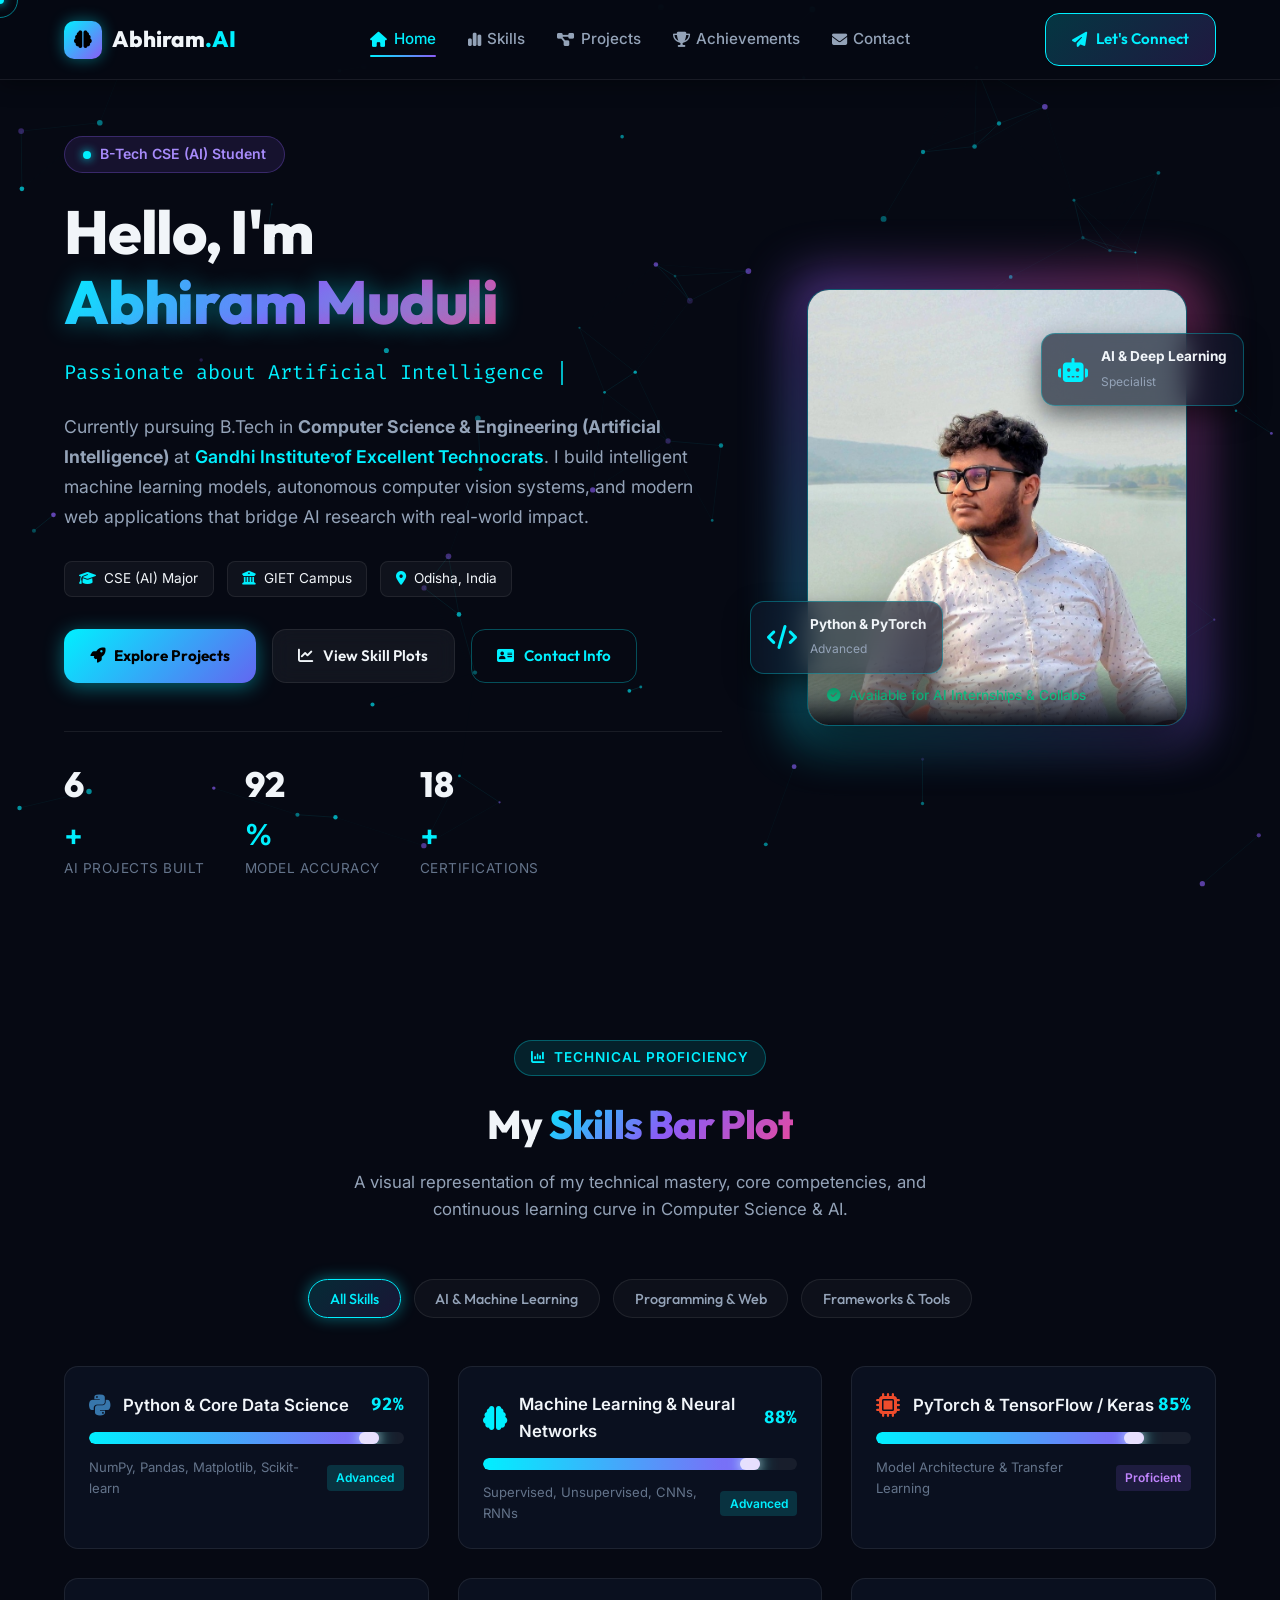
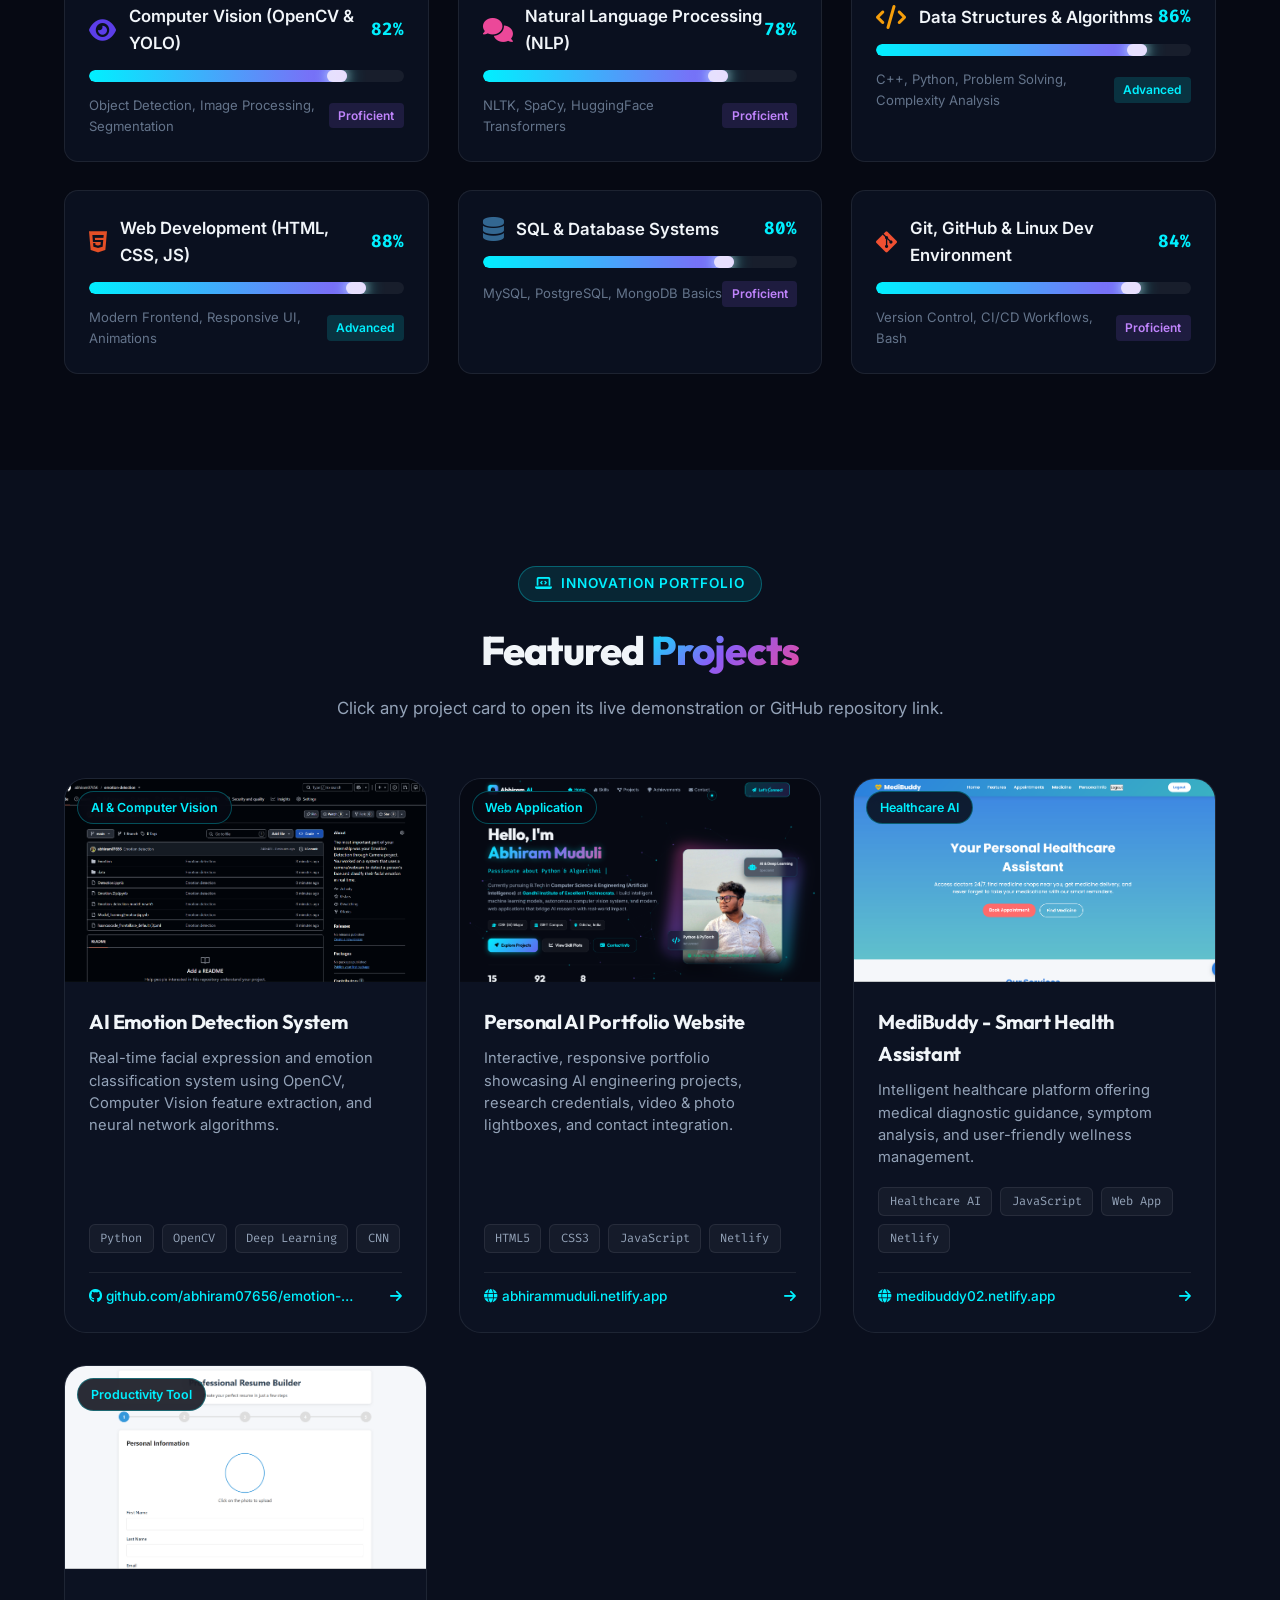
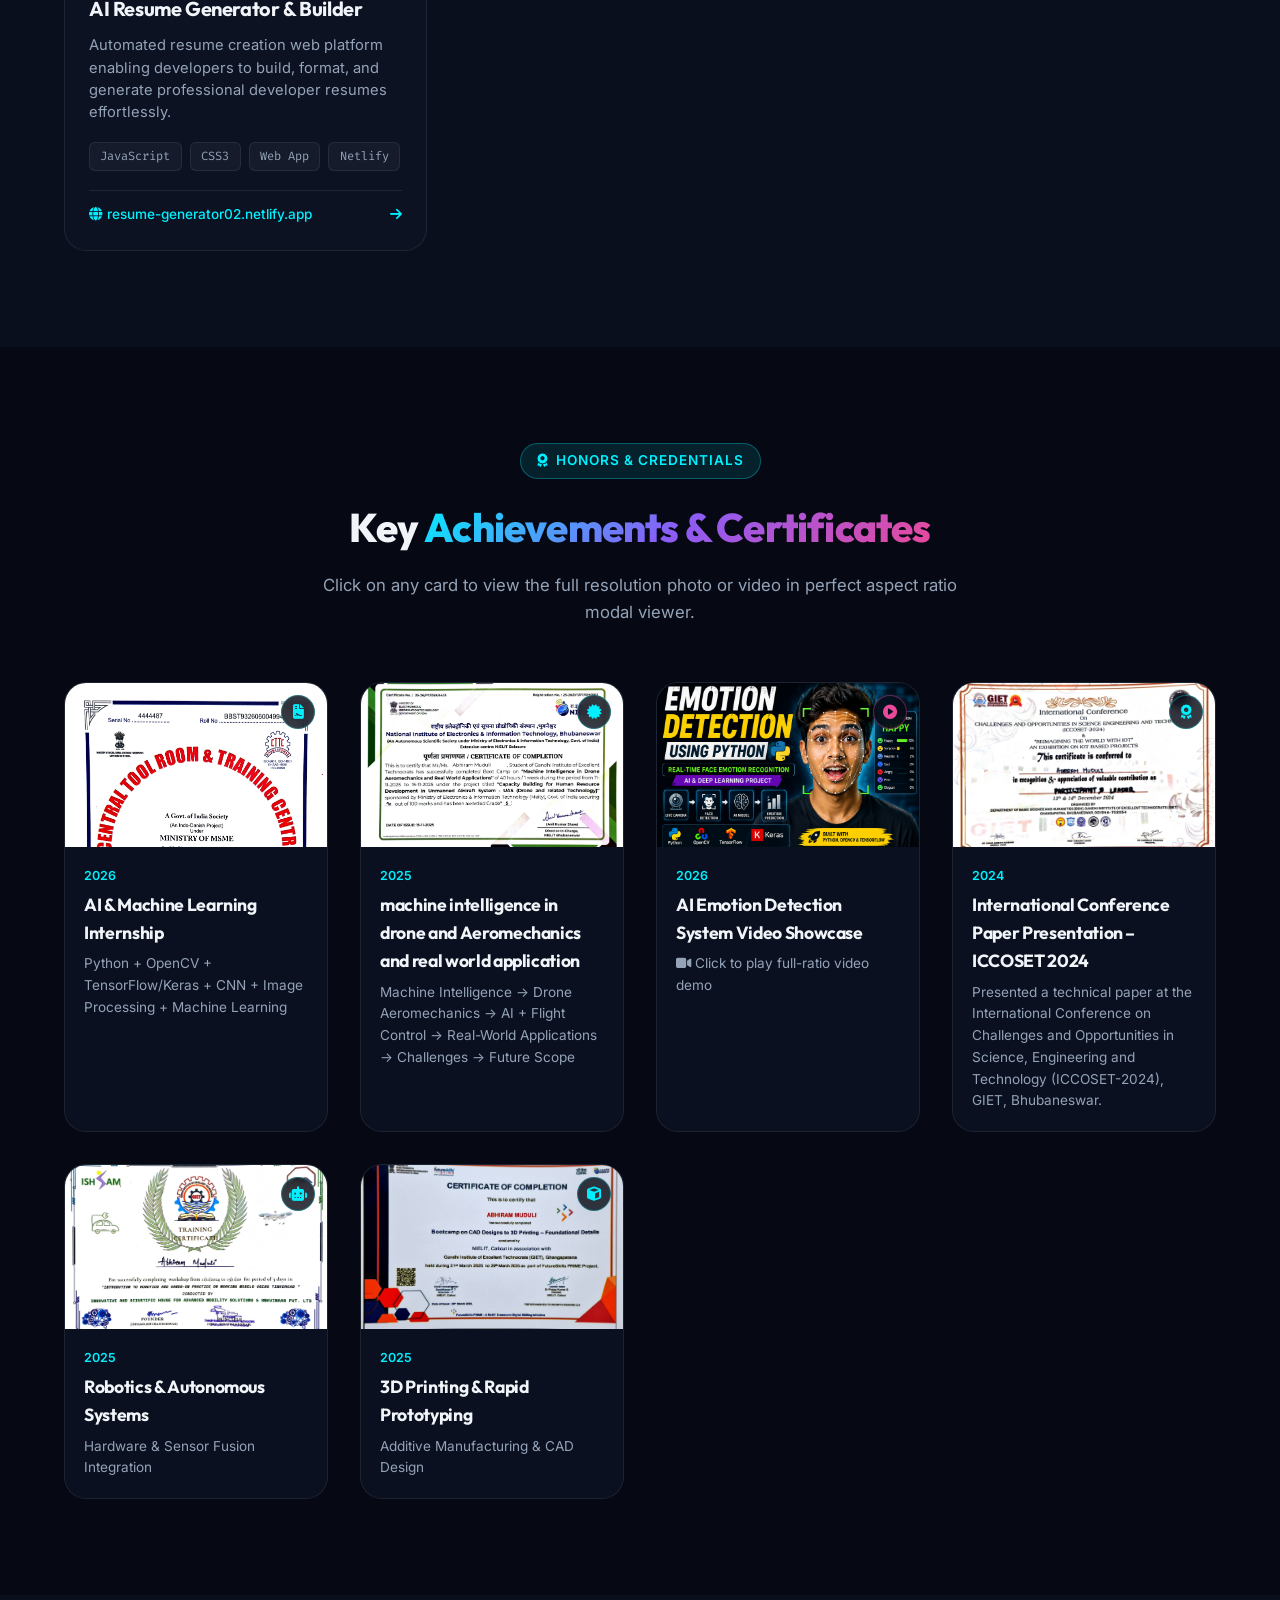
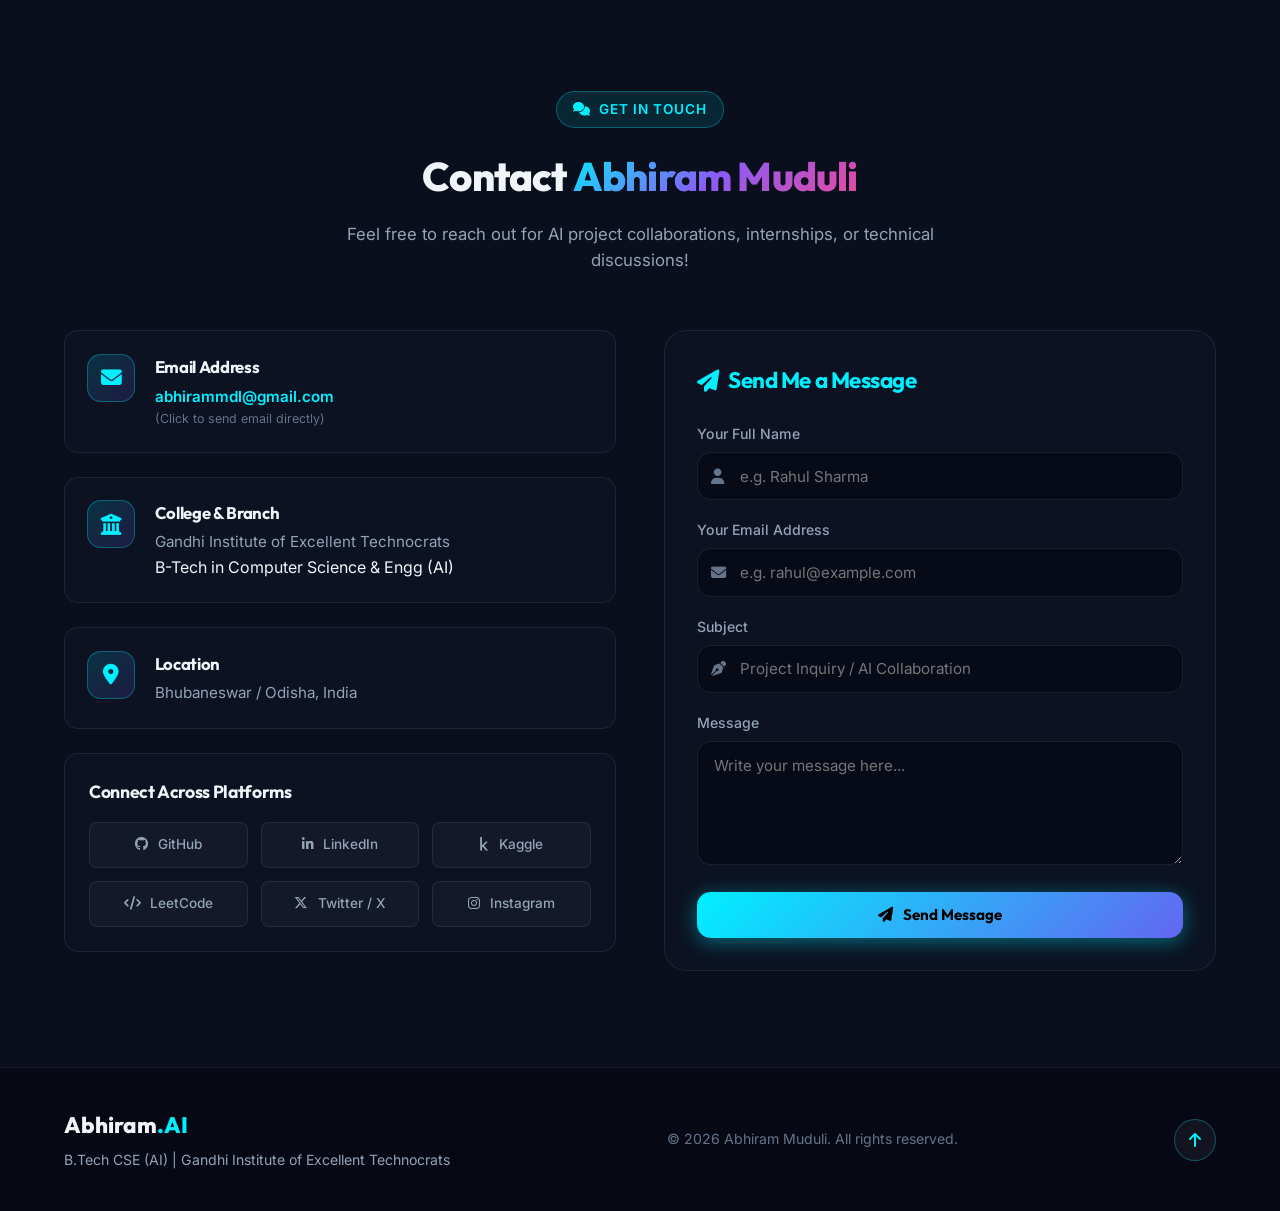
<file: index.html>
<!DOCTYPE html>
<html lang="en">

<head>
  <meta charset="UTF-8">
  <meta name="viewport" content="width=device-width, initial-scale=1.0, maximum-scale=5.0">
  <title>Abhiram Muduli | AI Engineer & CSE (AI) Student</title>
  <meta name="description"
    content="Portfolio of Abhiram Muduli - B.Tech CSE (AI) student at Gandhi Institute of Excellent Technocrats. AI enthusiast, Machine Learning developer, and tech innovator.">

  <!-- Google Fonts -->
  <link rel="preconnect" href="https://fonts.googleapis.com">
  <link rel="preconnect" href="https://fonts.gstatic.com" crossorigin>
  <link
    href="https://fonts.googleapis.com/css2?family=Fira+Code:wght@400;500;600&family=Inter:wght@300;400;500;600;700&family=Outfit:wght@400;500;600;700;800;900&display=swap"
    rel="stylesheet">

  <!-- FontAwesome Icons -->
  <link rel="stylesheet" href="https://cdnjs.cloudflare.com/ajax/libs/font-awesome/6.5.1/css/all.min.css">

  <!-- Custom Stylesheet -->
  <link rel="stylesheet" href="styles.css">
</head>

<body>

  <!-- Particle Background Canvas -->
  <canvas id="bg-canvas"></canvas>

  <!-- Glowing Custom Cursor -->
  <div class="cursor-dot" id="cursor-dot"></div>
  <div class="cursor-outline" id="cursor-outline"></div>

  <!-- Navigation Bar -->
  <header class="navbar-container">
    <nav class="navbar">
      <a href="#home" class="logo">
        <span class="logo-icon"><i class="fa-solid fa-brain"></i></span>
        <span class="logo-text">Abhiram<span class="highlight">.AI</span></span>
      </a>

      <ul class="nav-links" id="nav-links">
        <li><a href="#home" class="nav-link active"><i class="fa-solid fa-house"></i> Home</a></li>
        <li><a href="#skills" class="nav-link"><i class="fa-solid fa-chart-simple"></i> Skills</a></li>
        <li><a href="#projects" class="nav-link"><i class="fa-solid fa-diagram-project"></i> Projects</a></li>
        <li><a href="#achievements" class="nav-link"><i class="fa-solid fa-trophy"></i> Achievements</a></li>
        <li><a href="#contact" class="nav-link"><i class="fa-solid fa-envelope"></i> Contact</a></li>
      </ul>

      <div class="nav-actions">
        <a href="#contact" class="btn btn-glow"><i class="fa-solid fa-paper-plane"></i> Let's Connect</a>
        <button class="mobile-toggle" id="mobile-toggle" aria-label="Toggle Navigation Menu">
          <i class="fa-solid fa-bars"></i>
        </button>
      </div>
    </nav>
  </header>

  <main>
    <!-- SECTION 1: HOME & ABOUT ME -->
    <section id="home" class="hero-section">
      <div class="container hero-container">
        <div class="hero-content" data-aos="fade-right">
          <div class="badge-pill">
            <span class="pulse-dot"></span> B-Tech CSE (AI) Student
          </div>

          <h1 class="hero-title">
            Hello, I'm <br>
            <span class="gradient-text glow-text">Abhiram Muduli</span>
          </h1>

          <div class="typing-container">
            <span class="typing-prefix">Passionate about </span>
            <span class="typing-text" id="typing-text"></span>
            <span class="typing-cursor">|</span>
          </div>

          <p class="hero-description">
            Currently pursuing B.Tech in <strong>Computer Science & Engineering (Artificial Intelligence)</strong> at
            <span class="highlight-text">Gandhi Institute of Excellent Technocrats</span>.
            I build intelligent machine learning models, autonomous computer vision systems, and modern web applications
            that bridge AI research with real-world impact.
          </p>

          <!-- Quick Info Cards -->
          <div class="info-chips">
            <div class="chip"><i class="fa-solid fa-graduation-cap"></i> CSE (AI) Major</div>
            <div class="chip"><i class="fa-solid fa-building-columns"></i> GIET Campus</div>
            <div class="chip"><i class="fa-solid fa-location-dot"></i> Odisha, India</div>
          </div>

          <div class="hero-cta">
            <a href="#projects" class="btn btn-primary btn-ripple">
              <i class="fa-solid fa-rocket"></i> Explore Projects
            </a>
            <a href="#skills" class="btn btn-secondary">
              <i class="fa-solid fa-chart-line"></i> View Skill Plots
            </a>
            <a href="#contact" class="btn btn-outline">
              <i class="fa-solid fa-address-card"></i> Contact Info
            </a>
          </div>

          <!-- Highlight Counters -->
          <div class="hero-stats">
            <div class="stat-card">
              <span class="stat-number" data-target="6">0</span><span class="stat-plus">+</span>
              <span class="stat-label">AI Projects Built</span>
            </div>
            <div class="stat-card">
              <span class="stat-number" data-target="92">0</span><span class="stat-plus">%</span>
              <span class="stat-label">Model Accuracy</span>
            </div>
            <div class="stat-card">
              <span class="stat-number" data-target="18">0</span><span class="stat-plus">+</span>
              <span class="stat-label">Certifications</span>
            </div>
          </div>
        </div>

        <!-- Right Side: Photo with Futuristic AI Frame -->
        <div class="hero-visual" data-aos="fade-left">
          <div class="avatar-card tilt-element">
            <div class="avatar-frame-glow"></div>
            <div class="avatar-box">
              <img src="images/hero_profile.jpg" alt="Abhiram Muduli Photo" class="avatar-img" id="hero-img">
              <div class="avatar-overlay">
                <span class="status-indicator"><i class="fa-solid fa-circle-check"></i> Available for AI Internships &
                  Collabs</span>
              </div>
            </div>

            <!-- Floating Micro Cards -->
            <div class="floating-badge badge-top-right floating-anim-1">
              <i class="fa-solid fa-robot"></i>
              <div>
                <strong>AI & Deep Learning</strong>
                <span>Specialist</span>
              </div>
            </div>

            <div class="floating-badge badge-bottom-left floating-anim-2">
              <i class="fa-solid fa-code"></i>
              <div>
                <strong>Python & PyTorch</strong>
                <span>Advanced</span>
              </div>
            </div>
          </div>
        </div>
      </div>
    </section>

    <!-- SECTION 2: SKILLS (NAME + ANIMATED BAR PLOTS) -->
    <section id="skills" class="section-padding">
      <div class="container">
        <div class="section-header">
          <div class="section-badge"><i class="fa-solid fa-chart-column"></i> Technical Proficiency</div>
          <h2 class="section-title">My <span class="gradient-text">Skills Bar Plot</span></h2>
          <p class="section-subtitle">A visual representation of my technical mastery, core competencies, and continuous
            learning curve in Computer Science & AI.</p>
        </div>

        <!-- Skills Filter Tabs -->
        <div class="skills-filter">
          <button class="filter-btn active" data-filter="all">All Skills</button>
          <button class="filter-btn" data-filter="ai">AI & Machine Learning</button>
          <button class="filter-btn" data-filter="dev">Programming & Web</button>
          <button class="filter-btn" data-filter="tools">Frameworks & Tools</button>
        </div>

        <!-- Skill Bar Plot Grid -->
        <div class="skills-grid" id="skills-container">

          <!-- Skill Item 1 -->
          <div class="skill-card" data-category="dev">
            <div class="skill-header">
              <div class="skill-info">
                <i class="fa-brands fa-python skill-icon python-icon"></i>
                <span class="skill-name">Python & Core Data Science</span>
              </div>
              <span class="skill-percentage">92%</span>
            </div>
            <div class="bar-plot-track">
              <div class="bar-plot-fill" data-progress="92%" style="--target-width: 92%;">
                <span class="bar-glow"></span>
              </div>
            </div>
            <div class="skill-footer">
              <span>NumPy, Pandas, Matplotlib, Scikit-learn</span>
              <span class="level-badge level-expert">Advanced</span>
            </div>
          </div>

          <!-- Skill Item 2 -->
          <div class="skill-card" data-category="ai">
            <div class="skill-header">
              <div class="skill-info">
                <i class="fa-solid fa-brain skill-icon ai-icon"></i>
                <span class="skill-name">Machine Learning & Neural Networks</span>
              </div>
              <span class="skill-percentage">88%</span>
            </div>
            <div class="bar-plot-track">
              <div class="bar-plot-fill" data-progress="88%" style="--target-width: 88%;">
                <span class="bar-glow"></span>
              </div>
            </div>
            <div class="skill-footer">
              <span>Supervised, Unsupervised, CNNs, RNNs</span>
              <span class="level-badge level-expert">Advanced</span>
            </div>
          </div>

          <!-- Skill Item 3 -->
          <div class="skill-card" data-category="ai">
            <div class="skill-header">
              <div class="skill-info">
                <i class="fa-solid fa-microchip skill-icon torch-icon"></i>
                <span class="skill-name">PyTorch & TensorFlow / Keras</span>
              </div>
              <span class="skill-percentage">85%</span>
            </div>
            <div class="bar-plot-track">
              <div class="bar-plot-fill" data-progress="85%" style="--target-width: 85%;">
                <span class="bar-glow"></span>
              </div>
            </div>
            <div class="skill-footer">
              <span>Model Architecture & Transfer Learning</span>
              <span class="level-badge level-intermediate">Proficient</span>
            </div>
          </div>

          <!-- Skill Item 4 -->
          <div class="skill-card" data-category="ai">
            <div class="skill-header">
              <div class="skill-info">
                <i class="fa-solid fa-eye skill-icon cv-icon"></i>
                <span class="skill-name">Computer Vision (OpenCV & YOLO)</span>
              </div>
              <span class="skill-percentage">82%</span>
            </div>
            <div class="bar-plot-track">
              <div class="bar-plot-fill" data-progress="82%" style="--target-width: 82%;">
                <span class="bar-glow"></span>
              </div>
            </div>
            <div class="skill-footer">
              <span>Object Detection, Image Processing, Segmentation</span>
              <span class="level-badge level-intermediate">Proficient</span>
            </div>
          </div>

          <!-- Skill Item 5 -->
          <div class="skill-card" data-category="ai">
            <div class="skill-header">
              <div class="skill-info">
                <i class="fa-solid fa-comments skill-icon nlp-icon"></i>
                <span class="skill-name">Natural Language Processing (NLP)</span>
              </div>
              <span class="skill-percentage">78%</span>
            </div>
            <div class="bar-plot-track">
              <div class="bar-plot-fill" data-progress="78%" style="--target-width: 78%;">
                <span class="bar-glow"></span>
              </div>
            </div>
            <div class="skill-footer">
              <span>NLTK, SpaCy, HuggingFace Transformers</span>
              <span class="level-badge level-intermediate">Proficient</span>
            </div>
          </div>

          <!-- Skill Item 6 -->
          <div class="skill-card" data-category="dev">
            <div class="skill-header">
              <div class="skill-info">
                <i class="fa-solid fa-code skill-icon dsa-icon"></i>
                <span class="skill-name">Data Structures & Algorithms</span>
              </div>
              <span class="skill-percentage">86%</span>
            </div>
            <div class="bar-plot-track">
              <div class="bar-plot-fill" data-progress="86%" style="--target-width: 86%;">
                <span class="bar-glow"></span>
              </div>
            </div>
            <div class="skill-footer">
              <span>C++, Python, Problem Solving, Complexity Analysis</span>
              <span class="level-badge level-expert">Advanced</span>
            </div>
          </div>

          <!-- Skill Item 7 -->
          <div class="skill-card" data-category="dev">
            <div class="skill-header">
              <div class="skill-info">
                <i class="fa-brands fa-html5 skill-icon web-icon"></i>
                <span class="skill-name">Web Development (HTML, CSS, JS)</span>
              </div>
              <span class="skill-percentage">88%</span>
            </div>
            <div class="bar-plot-track">
              <div class="bar-plot-fill" data-progress="88%" style="--target-width: 88%;">
                <span class="bar-glow"></span>
              </div>
            </div>
            <div class="skill-footer">
              <span>Modern Frontend, Responsive UI, Animations</span>
              <span class="level-badge level-expert">Advanced</span>
            </div>
          </div>

          <!-- Skill Item 8 -->
          <div class="skill-card" data-category="tools">
            <div class="skill-header">
              <div class="skill-info">
                <i class="fa-solid fa-database skill-icon db-icon"></i>
                <span class="skill-name">SQL & Database Systems</span>
              </div>
              <span class="skill-percentage">80%</span>
            </div>
            <div class="bar-plot-track">
              <div class="bar-plot-fill" data-progress="80%" style="--target-width: 80%;">
                <span class="bar-glow"></span>
              </div>
            </div>
            <div class="skill-footer">
              <span>MySQL, PostgreSQL, MongoDB Basics</span>
              <span class="level-badge level-intermediate">Proficient</span>
            </div>
          </div>

          <!-- Skill Item 9 -->
          <div class="skill-card" data-category="tools">
            <div class="skill-header">
              <div class="skill-info">
                <i class="fa-brands fa-git-alt skill-icon git-icon"></i>
                <span class="skill-name">Git, GitHub & Linux Dev Environment</span>
              </div>
              <span class="skill-percentage">84%</span>
            </div>
            <div class="bar-plot-track">
              <div class="bar-plot-fill" data-progress="84%" style="--target-width: 84%;">
                <span class="bar-glow"></span>
              </div>
            </div>
            <div class="skill-footer">
              <span>Version Control, CI/CD Workflows, Bash</span>
              <span class="level-badge level-intermediate">Proficient</span>
            </div>
          </div>

        </div>
      </div>
    </section>

    <!-- SECTION 3: PROJECTS (CLICK BOX OPENS URL) -->
    <section id="projects" class="section-padding bg-surface">
      <div class="container">
        <div class="section-header">
          <div class="section-badge"><i class="fa-solid fa-laptop-code"></i> Innovation Portfolio</div>
          <h2 class="section-title">Featured <span class="gradient-text">Projects</span></h2>
          <p class="section-subtitle">Click any project card to open its live demonstration or GitHub repository link.
          </p>
        </div>

        <!-- Projects Grid -->
        <div class="projects-grid">

          <!-- Project Box 1 -->
          <div class="project-card tilt-element" data-url="https://github.com/abhiram07656/emotion-detection"
            title="Click to open project link">
            <div class="project-image-box">
              <img src="images/emotion detection.png" alt="AI Emotion Detection System" class="project-img">
              <div class="project-badge">AI & Computer Vision</div>
              <div class="project-hover-overlay">
                <span class="hover-link-btn"><i class="fa-solid fa-arrow-up-right-from-square"></i> Open Link</span>
              </div>
            </div>
            <div class="project-body">
              <h3 class="project-title">AI Emotion Detection System</h3>
              <p class="project-desc">Real-time facial expression and emotion classification system using OpenCV,
                Computer Vision feature extraction, and neural network algorithms.</p>
              <div class="project-tags">
                <span>Python</span>
                <span>OpenCV</span>
                <span>Deep Learning</span>
                <span>CNN</span>
              </div>
              <div class="project-card-footer">
                <span class="project-link-text"><i class="fa-brands fa-github"></i>
                  github.com/abhiram07656/emotion-detection</span>
                <span class="click-hint"><i class="fa-solid fa-arrow-right"></i></span>
              </div>
            </div>
          </div>

          <!-- Project Box 2 -->
          <div class="project-card tilt-element" data-url="https://abhirammuduli.netlify.app/"
            title="Click to open project link">
            <div class="project-image-box">
              <img src="images/website.png" alt="Personal AI Portfolio Website" class="project-img">
              <div class="project-badge">Web Application</div>
              <div class="project-hover-overlay">
                <span class="hover-link-btn"><i class="fa-solid fa-arrow-up-right-from-square"></i> Open Link</span>
              </div>
            </div>
            <div class="project-body">
              <h3 class="project-title">Personal AI Portfolio Website</h3>
              <p class="project-desc">Interactive, responsive portfolio showcasing AI engineering projects, research
                credentials, video & photo lightboxes, and contact integration.</p>
              <div class="project-tags">
                <span>HTML5</span>
                <span>CSS3</span>
                <span>JavaScript</span>
                <span>Netlify</span>
              </div>
              <div class="project-card-footer">
                <span class="project-link-text"><i class="fa-solid fa-globe"></i>
                  abhirammuduli.netlify.app</span>
                <span class="click-hint"><i class="fa-solid fa-arrow-right"></i></span>
              </div>
            </div>
          </div>

          <!-- Project Box 3 -->
          <div class="project-card tilt-element" data-url="https://medibuddy02.netlify.app"
            title="Click to open project link">
            <div class="project-image-box">
              <img src="images/meddybuddy.png" alt="MediBuddy - Smart Health Assistant" class="project-img">
              <div class="project-badge">Healthcare AI</div>
              <div class="project-hover-overlay">
                <span class="hover-link-btn"><i class="fa-solid fa-arrow-up-right-from-square"></i> Open Link</span>
              </div>
            </div>
            <div class="project-body">
              <h3 class="project-title">MediBuddy - Smart Health Assistant</h3>
              <p class="project-desc">Intelligent healthcare platform offering medical diagnostic guidance, symptom
                analysis, and user-friendly wellness management.</p>
              <div class="project-tags">
                <span>Healthcare AI</span>
                <span>JavaScript</span>
                <span>Web App</span>
                <span>Netlify</span>
              </div>
              <div class="project-card-footer">
                <span class="project-link-text"><i class="fa-solid fa-globe"></i>
                  medibuddy02.netlify.app</span>
                <span class="click-hint"><i class="fa-solid fa-arrow-right"></i></span>
              </div>
            </div>
          </div>

          <!-- Project Box 4 -->
          <div class="project-card tilt-element" data-url="https://resume-generator02.netlify.app"
            title="Click to open project link">
            <div class="project-image-box">
              <img src="images/resume.png" alt="AI Resume Generator" class="project-img">
              <div class="project-badge">Productivity Tool</div>
              <div class="project-hover-overlay">
                <span class="hover-link-btn"><i class="fa-solid fa-arrow-up-right-from-square"></i> Open Link</span>
              </div>
            </div>
            <div class="project-body">
              <h3 class="project-title">AI Resume Generator & Builder</h3>
              <p class="project-desc">Automated resume creation web platform enabling developers to build, format, and
                generate professional developer resumes effortlessly.</p>
              <div class="project-tags">
                <span>JavaScript</span>
                <span>CSS3</span>
                <span>Web App</span>
                <span>Netlify</span>
              </div>
              <div class="project-card-footer">
                <span class="project-link-text"><i class="fa-solid fa-globe"></i>
                  resume-generator02.netlify.app</span>
                <span class="click-hint"><i class="fa-solid fa-arrow-right"></i></span>
              </div>
            </div>
          </div>

        </div>
      </div>
    </section>

    <!-- SECTION 4: ACHIEVEMENTS (CLICK OPENS LIGHTBOX PHOTO/VIDEO IN PERFECT RATIO) -->
    <section id="achievements" class="section-padding">
      <div class="container">
        <div class="section-header">
          <div class="section-badge"><i class="fa-solid fa-award"></i> Honors & Credentials</div>
          <h2 class="section-title">Key <span class="gradient-text">Achievements & Certificates</span></h2>
          <p class="section-subtitle">Click on any card to view the full resolution photo or video in perfect aspect
            ratio modal viewer.</p>
        </div>

        <div class="achievements-grid">

          <!-- Achievement Box 1 (Photo Lightbox) -->
          <div class="achievement-card tilt-element" data-type="image" data-src="images/internship.jpeg"
            data-title="AI & Machine Learning Internship Certificate"
            data-issuer="AI & Machine Learning Internship Program" data-date="2026"
            data-desc="Successfully completed practical AI & Machine Learning Engineering internship focusing on model building, computer vision, and neural network deployments.">
            <div class="achievement-media">
              <img src="images/internship.jpeg" alt="AI & ML Internship Certificate"
                class="achievement-img internship-img">
              <div class="media-type-icon"><i class="fa-solid fa-file-contract"></i></div>
              <div class="achievement-overlay">
                <span class="view-btn"><i class="fa-solid fa-expand"></i> View Certificate</span>
              </div>
            </div>
            <div class="achievement-info">
              <span class="achievement-date">2026</span>
              <h3 class="achievement-name">AI & Machine Learning Internship</h3>
              <p class="achievement-sub">Python + OpenCV + TensorFlow/Keras + CNN + Image Processing + Machine Learning
              </p>
            </div>
          </div>

          <!-- Achievement Box 2 (Photo Lightbox) -->
          <div class="achievement-card tilt-element" data-type="image" data-src="images/drone.jpeg"
            data-title="Deep Learning & Neural Networks Specialization"
            data-issuer="Coursera / DeepLearning.AI Verified Certificate" data-date="2025"
            data-desc="Completed comprehensive deep learning specialization covering CNNs, Sequence Models, Hyperparameter Tuning, and Transformer Architectures.">
            <div class="achievement-media">
              <img src="images/drone.jpeg" alt="Deep Learning Certification" class="achievement-img">
              <div class="media-type-icon"><i class="fa-solid fa-certificate"></i></div>
              <div class="achievement-overlay">
                <span class="view-btn"><i class="fa-solid fa-expand"></i> View Certificate</span>
              </div>
            </div>
            <div class="achievement-info">
              <span class="achievement-date">2025</span>
              <h3 class="achievement-name">machine intelligence in drone and Aeromechanics and real world application
              </h3>
              <p class="achievement-sub">Machine Intelligence → Drone Aeromechanics → AI + Flight Control → Real-World
                Applications → Challenges → Future Scope</p>
            </div>
          </div>

          <!-- Achievement Box 3 (Video Lightbox) -->
          <div class="achievement-card tilt-element" data-type="video" data-src="videos/emotions].mp4"
            data-title="Autonomous AI Bot Live Demonstration" data-issuer="Project Demo Showcase" data-date="2026"
            data-desc="Live video recording showcasing the real-time target navigation and object avoidance algorithm of the autonomous AI bot.">
            <div class="achievement-media">
              <img src="images/thumbnell.png" alt="Autonomous AI Bot Video" class="achievement-img">
              <div class="media-type-icon video-icon"><i class="fa-solid fa-circle-play"></i></div>
              <div class="achievement-overlay">
                <span class="view-btn"><i class="fa-solid fa-play"></i> Watch Video</span>
              </div>
            </div>
            <div class="achievement-info">
              <span class="achievement-date">2026</span>
              <h3 class="achievement-name">AI Emotion Detection System Video Showcase</h3>
              <p class="achievement-sub"><i class="fa-solid fa-video"></i> Click to play full-ratio video demo</p>
            </div>
          </div>

          <!-- Achievement Box 4 (Photo Lightbox) -->
          <div class="achievement-card tilt-element" data-type="image" data-src="images/conference.jpeg"
            data-title="Academic Excellence in Artificial Intelligence"
            data-issuer="Gandhi Institute of Excellent Technocrats" data-date="2024"
            data-desc="Recognized for outstanding academic performance and research contributions in the CSE (AI) department.">
            <div class="achievement-media">
              <img src="images/conference.jpeg" alt="Academic Excellence Award" class="achievement-img">
              <div class="media-type-icon"><i class="fa-solid fa-award"></i></div>
              <div class="achievement-overlay">
                <span class="view-btn"><i class="fa-solid fa-expand"></i> View Showcase</span>
              </div>
            </div>
            <div class="achievement-info">
              <span class="achievement-date">2024</span>
              <h3 class="achievement-name">International Conference Paper Presentation – ICCOSET 2024</h3>
              <p class="achievement-sub">Presented a technical paper at the International Conference on Challenges and
                Opportunities in Science, Engineering and Technology (ICCOSET-2024), GIET, Bhubaneswar.</p>
            </div>
          </div>

          <!-- Achievement Box 5 (Photo Lightbox) -->
          <div class="achievement-card tilt-element" data-type="image" data-src="images/robotics.jpeg"
            data-title="Robotics & Autonomous Systems Certification"
            data-issuer="Robotics & Embedded Systems Research Lab" data-date="2025"
            data-desc="Advanced certification in autonomous robotics design, microcontroller integration, and sensor fusion navigation algorithms.">
            <div class="achievement-media">
              <img src="images/robotics.jpeg" alt="Robotics Systems Certificate" class="achievement-img">
              <div class="media-type-icon"><i class="fa-solid fa-robot"></i></div>
              <div class="achievement-overlay">
                <span class="view-btn"><i class="fa-solid fa-expand"></i> View Certificate</span>
              </div>
            </div>
            <div class="achievement-info">
              <span class="achievement-date">2025</span>
              <h3 class="achievement-name">Robotics & Autonomous Systems</h3>
              <p class="achievement-sub">Hardware & Sensor Fusion Integration</p>
            </div>
          </div>

          <!-- Achievement Box 6 (Photo Lightbox) -->
          <div class="achievement-card tilt-element" data-type="image" data-src="images/3D printing.jpeg"
            data-title="3D Printing & Rapid Prototyping Innovation" data-issuer="Advanced Fabrication & CAD Workshop"
            data-date="2025"
            data-desc="Recognized for rapid prototyping and precision CAD design for custom AI sensor mounts and robot structural chassis.">
            <div class="achievement-media">
              <img src="images/3D printing.jpeg" alt="3D Printing Prototyping Certificate" class="achievement-img">
              <div class="media-type-icon"><i class="fa-solid fa-cube"></i></div>
              <div class="achievement-overlay">
                <span class="view-btn"><i class="fa-solid fa-expand"></i> View Showcase</span>
              </div>
            </div>
            <div class="achievement-info">
              <span class="achievement-date">2025</span>
              <h3 class="achievement-name">3D Printing & Rapid Prototyping</h3>
              <p class="achievement-sub">Additive Manufacturing & CAD Design</p>
            </div>
          </div>

        </div>
      </div>
    </section>

    <!-- SECTION 5: CONTACT SECTION & SOCIAL PROFILE LINKS -->
    <section id="contact" class="section-padding bg-surface">
      <div class="container">
        <div class="section-header">
          <div class="section-badge"><i class="fa-solid fa-comments"></i> Get In Touch</div>
          <h2 class="section-title">Contact <span class="gradient-text">Abhiram Muduli</span></h2>
          <p class="section-subtitle">Feel free to reach out for AI project collaborations, internships, or technical
            discussions!</p>
        </div>

        <div class="contact-wrapper">
          <!-- Left Column: Personal Contact Cards & Social Links -->
          <div class="contact-info-col">
            <div class="info-card">
              <div class="info-icon"><i class="fa-solid fa-envelope"></i></div>
              <div class="info-details">
                <h4>Email Address</h4>
                <a href="mailto:abhirammdl@gmail.com" class="info-link">abhirammdl@gmail.com</a>
                <span class="info-note">(Click to send email directly)</span>
              </div>
            </div>

            <div class="info-card">
              <div class="info-icon"><i class="fa-solid fa-building-columns"></i></div>
              <div class="info-details">
                <h4>College & Branch</h4>
                <p>Gandhi Institute of Excellent Technocrats</p>
                <span class="info-sub">B-Tech in Computer Science & Engg (AI)</span>
              </div>
            </div>

            <div class="info-card">
              <div class="info-icon"><i class="fa-solid fa-location-dot"></i></div>
              <div class="info-details">
                <h4>Location</h4>
                <p>Bhubaneswar / Odisha, India</p>
              </div>
            </div>

            <!-- Profile & Social Links -->
            <div class="social-links-box">
              <h4>Connect Across Platforms</h4>
              <div class="social-grid">
                <a href="https://github.com/abhiram07656"
                  data-android-intent="intent://github.com/abhiram07656#Intent;scheme=https;package=com.github.android;S.browser_fallback_url=https%3A%2F%2Fgithub.com%2Fabhiram07656;end;"
                  target="_blank" rel="noopener noreferrer" class="social-btn github" title="GitHub Profile">
                  <i class="fa-brands fa-github"></i>
                  <span>GitHub</span>
                </a>
                <a href="https://www.linkedin.com/in/abhirammuduli/"
                  data-android-intent="intent://www.linkedin.com/in/abhirammuduli/#Intent;scheme=https;package=com.linkedin.android;S.browser_fallback_url=https%3A%2F%2Fwww.linkedin.com%2Fin%2Fabhirammuduli%2F;end;"
                  target="_blank" rel="noopener noreferrer" class="social-btn linkedin" title="LinkedIn Profile">
                  <i class="fa-brands fa-linkedin-in"></i>
                  <span>LinkedIn</span>
                </a>
                <a href="https://www.kaggle.com/abhirammuduli"
                  data-android-intent="https://www.kaggle.com/abhirammuduli" target="_blank" rel="noopener noreferrer"
                  class="social-btn kaggle" title="Kaggle Profile">
                  <i class="fa-brands fa-kaggle"></i>
                  <span>Kaggle</span>
                </a>
                <a href="https://leetcode.com/u/abhirammdl07/"
                  data-android-intent="https://leetcode.com/u/abhirammdl07/" target="_blank" rel="noopener noreferrer"
                  class="social-btn leetcode" title="LeetCode Profile">
                  <i class="fa-solid fa-code"></i>
                  <span>LeetCode</span>
                </a>
                <a href="https://x.com/MuduliAbhi17732"
                  data-android-intent="intent://x.com/MuduliAbhi17732#Intent;scheme=https;package=com.twitter.android;S.browser_fallback_url=https%3A%2F%2Fx.com%2FMuduliAbhi17732;end;"
                  target="_blank" rel="noopener noreferrer" class="social-btn twitter" title="Twitter/X Profile">
                  <i class="fa-brands fa-x-twitter"></i>
                  <span>Twitter / X</span>
                </a>
                <a href="https://www.instagram.com/abhirammdl_official/"
                  data-android-intent="intent://www.instagram.com/abhirammdl_official/#Intent;scheme=https;package=com.instagram.android;S.browser_fallback_url=https%3A%2F%2Fwww.instagram.com%2Fabhirammdl_official%2F;end;"
                  target="_blank" rel="noopener noreferrer" class="social-btn instagram" title="Instagram Profile">
                  <i class="fa-brands fa-instagram"></i>
                  <span>Instagram</span>
                </a>
              </div>
            </div>
          </div>

          <!-- Right Column: Interactive Contact Form -->
          <div class="contact-form-col">
            <form id="contact-form" class="contact-form" action="https://formsubmit.co/4a9df7efa152ed16d0e1e09e502e0785"
              method="POST">
              <input type="hidden" name="_captcha" value="false">
              <input type="hidden" name="_template" value="table">
              <h3 class="form-title"><i class="fa-solid fa-paper-plane"></i> Send Me a Message</h3>

              <div class="form-group">
                <label for="user-name">Your Full Name</label>
                <div class="input-icon-wrapper">
                  <i class="fa-solid fa-user"></i>
                  <input type="text" id="user-name" name="name" placeholder="e.g. Rahul Sharma" required>
                </div>
              </div>

              <div class="form-group">
                <label for="user-email">Your Email Address</label>
                <div class="input-icon-wrapper">
                  <i class="fa-solid fa-envelope"></i>
                  <input type="email" id="user-email" name="email" placeholder="e.g. rahul@example.com" required>
                </div>
              </div>

              <div class="form-group">
                <label for="user-subject">Subject</label>
                <div class="input-icon-wrapper">
                  <i class="fa-solid fa-pen-nib"></i>
                  <input type="text" id="user-subject" name="subject" placeholder="Project Inquiry / AI Collaboration"
                    required>
                </div>
              </div>

              <div class="form-group">
                <label for="user-message">Message</label>
                <textarea id="user-message" name="message" rows="5" placeholder="Write your message here..."
                  required></textarea>
              </div>

              <button type="submit" class="btn btn-primary btn-full btn-ripple" id="form-submit-btn">
                <i class="fa-solid fa-paper-plane"></i> Send Message
              </button>

              <div id="form-status" class="form-status"></div>
            </form>
          </div>
        </div>
      </div>
    </section>
  </main>

  <!-- Footer -->
  <footer class="footer">
    <div class="container footer-container">
      <div class="footer-left">
        <a href="#home" class="logo">
          <span class="logo-text">Abhiram<span class="highlight">.AI</span></span>
        </a>
        <p>B.Tech CSE (AI) | Gandhi Institute of Excellent Technocrats</p>
      </div>

      <div class="footer-center">
        <p>&copy; <span id="year">2026</span> Abhiram Muduli. All rights reserved.</p>
      </div>

      <div class="footer-right">
        <a href="#home" class="back-to-top" id="back-to-top" title="Back to top">
          <i class="fa-solid fa-arrow-up"></i>
        </a>
      </div>
    </div>
  </footer>

  <!-- LIGHTBOX MODAL FOR ACHIEVEMENTS (PERFECT ASPECT RATIO PHOTO / VIDEO VIEWER) -->
  <dialog id="lightbox-dialog" class="lightbox-modal">
    <div class="lightbox-content">
      <button id="lightbox-close" class="lightbox-close-btn" aria-label="Close Lightbox Modal">
        <i class="fa-solid fa-xmark"></i>
      </button>

      <div class="lightbox-media-container" id="lightbox-media-container">
        <!-- Media (Image or Video) dynamically inserted here -->
      </div>

      <div class="lightbox-meta">
        <h3 id="lightbox-title" class="lightbox-title"></h3>
        <div class="lightbox-tags">
          <span id="lightbox-issuer" class="tag-chip"></span>
          <span id="lightbox-date" class="tag-chip tag-accent"></span>
        </div>
        <p id="lightbox-desc" class="lightbox-description"></p>
      </div>
    </div>
  </dialog>

  <!-- Custom JavaScript File -->
  <script src="script.js"></script>
</body>

</html>
</file>
<file: styles.css>
/* ==========================================================================
   Abhiram Muduli Personal Portfolio - Cyberpunk AI Aesthetic Stylesheet
   ========================================================================== */

/* --------------------------------------------------------------------------
   1. CSS VARIABLES & DESIGN SYSTEM TOKENS
   -------------------------------------------------------------------------- */
:root {
  /* Color Palette */
  --bg-dark: #060913;
  --bg-card: rgba(14, 21, 37, 0.7);
  --bg-card-hover: rgba(22, 33, 58, 0.85);
  --bg-surface: #0a0f1d;
  --bg-glass: rgba(15, 23, 42, 0.65);
  
  --primary-cyan: #00f0ff;
  --primary-glow: rgba(0, 240, 255, 0.4);
  --accent-purple: #8b5cf6;
  --accent-violet: #6366f1;
  --accent-pink: #ec4899;
  --accent-emerald: #10b981;
  
  --text-main: #f1f5f9;
  --text-muted: #94a3b8;
  --text-dim: #64748b;
  
  --border-glass: rgba(255, 255, 255, 0.08);
  --border-glow: rgba(0, 240, 255, 0.3);
  
  /* Fonts */
  --font-heading: 'Outfit', sans-serif;
  --font-body: 'Inter', sans-serif;
  --font-code: 'Fira Code', monospace;
  
  /* Transitions */
  --ease-bounce: cubic-bezier(0.34, 1.56, 0.64, 1);
  --ease-smooth: cubic-bezier(0.16, 1, 0.3, 1);
  --transition-fast: 0.25s var(--ease-smooth);
  --transition-normal: 0.4s var(--ease-smooth);
  
  /* Border Radius */
  --radius-sm: 8px;
  --radius-md: 14px;
  --radius-lg: 22px;
  --radius-full: 9999px;
}

/* --------------------------------------------------------------------------
   2. GLOBAL RESETS & BASE STYLES
   -------------------------------------------------------------------------- */
*, *::before, *::after {
  box-sizing: border-box;
  margin: 0;
  padding: 0;
}

html {
  scroll-behavior: smooth;
  font-size: 16px;
  color-scheme: dark;
}

body {
  font-family: var(--font-body);
  background-color: var(--bg-dark);
  color: var(--text-main);
  line-height: 1.6;
  overflow-x: hidden;
  position: relative;
}

/* Custom Scrollbar */
::-webkit-scrollbar {
  width: 10px;
}
::-webkit-scrollbar-track {
  background: var(--bg-dark);
}
::-webkit-scrollbar-thumb {
  background: linear-gradient(to bottom, var(--primary-cyan), var(--accent-purple));
  border-radius: var(--radius-full);
}

/* Background Canvas */
#bg-canvas {
  position: fixed;
  top: 0;
  left: 0;
  width: 100vw;
  height: 100vh;
  z-index: -1;
  pointer-events: none;
}

/* Glowing Custom Cursor */
.cursor-dot, .cursor-outline {
  position: fixed;
  top: 0;
  left: 0;
  transform: translate(-50%, -50%);
  border-radius: 50%;
  pointer-events: none;
  z-index: 9999;
  transition: opacity 0.3s ease;
}

.cursor-dot {
  width: 8px;
  height: 8px;
  background-color: var(--primary-cyan);
  box-shadow: 0 0 10px var(--primary-cyan);
}

.cursor-outline {
  width: 36px;
  height: 36px;
  border: 1.5px solid var(--primary-cyan);
  opacity: 0.5;
  transition: transform 0.15s ease-out, width 0.2s ease, height 0.2s ease;
}

/* Typography Utilities */
h1, h2, h3, h4, h5, h6 {
  font-family: var(--font-heading);
  letter-spacing: -0.02em;
}

.gradient-text {
  background: linear-gradient(135deg, var(--primary-cyan) 0%, var(--accent-purple) 50%, var(--accent-pink) 100%);
  -webkit-background-clip: text;
  -webkit-text-fill-color: transparent;
  display: inline-block;
}

.glow-text {
  text-shadow: 0 0 25px var(--primary-glow);
}

.highlight-text {
  color: var(--primary-cyan);
  font-weight: 600;
}

/* Containers & Layout */
.container {
  max-width: 1200px;
  margin: 0 auto;
  padding: 0 1.5rem;
}

.section-padding {
  padding: 6rem 0;
}

.bg-surface {
  background-color: var(--bg-surface);
  position: relative;
}

/* Section Header */
.section-header {
  text-align: center;
  margin-bottom: 3.5rem;
}

.section-badge {
  display: inline-flex;
  align-items: center;
  gap: 0.5rem;
  padding: 0.4rem 1rem;
  border-radius: var(--radius-full);
  background: rgba(0, 240, 255, 0.1);
  border: 1px solid var(--border-glow);
  color: var(--primary-cyan);
  font-size: 0.85rem;
  font-weight: 600;
  text-transform: uppercase;
  letter-spacing: 1px;
  margin-bottom: 1rem;
}

.section-title {
  font-size: 2.5rem;
  font-weight: 800;
  margin-bottom: 0.8rem;
}

.section-subtitle {
  color: var(--text-muted);
  max-width: 650px;
  margin: 0 auto;
  font-size: 1.05rem;
}

/* Buttons */
.btn {
  display: inline-flex;
  align-items: center;
  justify-content: center;
  gap: 0.6rem;
  padding: 0.85rem 1.6rem;
  border-radius: var(--radius-md);
  font-family: var(--font-heading);
  font-weight: 600;
  font-size: 0.95rem;
  text-decoration: none;
  cursor: pointer;
  border: none;
  transition: all var(--transition-normal);
  position: relative;
  overflow: hidden;
}

.btn-primary {
  background: linear-gradient(135deg, var(--primary-cyan), var(--accent-violet));
  color: #000;
  font-weight: 700;
  box-shadow: 0 4px 20px var(--primary-glow);
}

.btn-primary:hover {
  transform: translateY(-3px);
  box-shadow: 0 8px 30px rgba(0, 240, 255, 0.6);
  color: #000;
}

.btn-secondary {
  background: rgba(255, 255, 255, 0.05);
  border: 1px solid var(--border-glass);
  color: var(--text-main);
  backdrop-filter: blur(10px);
}

.btn-secondary:hover {
  background: rgba(255, 255, 255, 0.12);
  border-color: var(--primary-cyan);
  color: var(--primary-cyan);
  transform: translateY(-3px);
}

.btn-outline {
  background: transparent;
  border: 1px solid var(--border-glow);
  color: var(--primary-cyan);
}

.btn-outline:hover {
  background: rgba(0, 240, 255, 0.1);
  box-shadow: 0 0 15px var(--primary-glow);
  transform: translateY(-3px);
}

.btn-glow {
  background: linear-gradient(135deg, rgba(0, 240, 255, 0.2), rgba(139, 92, 246, 0.2));
  border: 1px solid var(--primary-cyan);
  color: var(--primary-cyan);
}

.btn-glow:hover {
  background: var(--primary-cyan);
  color: #000;
  box-shadow: 0 0 25px var(--primary-cyan);
}

/* --------------------------------------------------------------------------
   3. NAVIGATION BAR
   -------------------------------------------------------------------------- */
.navbar-container {
  position: fixed;
  top: 0;
  left: 0;
  width: 100%;
  z-index: 1000;
  padding: 0.8rem 0;
  background: rgba(6, 9, 19, 0.92);
  backdrop-filter: blur(16px);
  -webkit-backdrop-filter: blur(16px);
  border-bottom: 1px solid var(--border-glass);
  transition: all var(--transition-normal);
  box-shadow: 0 4px 20px rgba(0, 0, 0, 0.4);
}

.navbar-container.scrolled {
  padding: 0.65rem 0;
  background: rgba(6, 9, 19, 0.96);
  border-bottom: 1px solid var(--border-glow);
  box-shadow: 0 10px 30px rgba(0, 0, 0, 0.7);
}

.navbar {
  display: flex;
  align-items: center;
  justify-content: space-between;
  max-width: 1200px;
  margin: 0 auto;
  padding: 0 1.5rem;
}

.nav-actions {
  display: flex;
  align-items: center;
  gap: 1rem;
}

.logo {
  display: flex;
  align-items: center;
  gap: 0.6rem;
  text-decoration: none;
  font-family: var(--font-heading);
  font-weight: 800;
  font-size: 1.4rem;
  color: var(--text-main);
}

.logo-icon {
  width: 38px;
  height: 38px;
  border-radius: 10px;
  background: linear-gradient(135deg, var(--primary-cyan), var(--accent-purple));
  display: flex;
  align-items: center;
  justify-content: center;
  color: #000;
  font-size: 1.1rem;
  box-shadow: 0 0 15px var(--primary-glow);
}

.logo .highlight {
  color: var(--primary-cyan);
}

.nav-links {
  display: flex;
  align-items: center;
  gap: 2rem;
  list-style: none;
}

.nav-link {
  color: var(--text-muted);
  text-decoration: none;
  font-size: 0.95rem;
  font-weight: 500;
  transition: color 0.3s ease;
  display: flex;
  align-items: center;
  gap: 0.4rem;
  position: relative;
  padding: 0.3rem 0;
}

.nav-link::after {
  content: '';
  position: absolute;
  bottom: 0;
  left: 0;
  width: 0%;
  height: 2px;
  background: linear-gradient(to right, var(--primary-cyan), var(--accent-purple));
  transition: width 0.3s ease;
  border-radius: 2px;
}

.nav-link:hover, .nav-link.active {
  color: var(--primary-cyan);
}

.nav-link:hover::after, .nav-link.active::after {
  width: 100%;
}

.mobile-toggle {
  display: none;
  background: rgba(255, 255, 255, 0.05);
  border: 1px solid var(--border-glow);
  border-radius: var(--radius-sm);
  color: var(--primary-cyan);
  width: 44px;
  height: 44px;
  font-size: 1.25rem;
  cursor: pointer;
  align-items: center;
  justify-content: center;
  transition: all 0.3s ease;
  box-shadow: 0 0 10px rgba(0, 240, 255, 0.15);
}

.mobile-toggle:hover, .mobile-toggle:active {
  background: rgba(0, 240, 255, 0.15);
  box-shadow: 0 0 20px var(--primary-glow);
  color: #fff;
}

/* --------------------------------------------------------------------------
   4. HOME / HERO SECTION & ABOUT ME
   -------------------------------------------------------------------------- */
.hero-section {
  min-height: 100vh;
  padding-top: 8.5rem;
  padding-bottom: 4rem;
  display: flex;
  align-items: center;
  position: relative;
}

.hero-container {
  display: grid;
  grid-template-columns: 1.2fr 0.8fr;
  gap: 3.5rem;
  align-items: center;
}

.badge-pill {
  display: inline-flex;
  align-items: center;
  gap: 0.6rem;
  padding: 0.4rem 1.1rem;
  border-radius: var(--radius-full);
  background: rgba(139, 92, 246, 0.12);
  border: 1px solid rgba(139, 92, 246, 0.3);
  color: #a78bfa;
  font-size: 0.88rem;
  font-weight: 600;
  margin-bottom: 1.5rem;
}

.pulse-dot {
  width: 8px;
  height: 8px;
  background-color: var(--primary-cyan);
  border-radius: 50%;
  box-shadow: 0 0 10px var(--primary-cyan);
  animation: pulseGlow 1.8s infinite;
}

@keyframes pulseGlow {
  0% { transform: scale(0.95); box-shadow: 0 0 0 0 rgba(0, 240, 255, 0.7); }
  70% { transform: scale(1.1); box-shadow: 0 0 0 10px rgba(0, 240, 255, 0); }
  100% { transform: scale(0.95); box-shadow: 0 0 0 0 rgba(0, 240, 255, 0); }
}

.hero-title {
  font-size: 3.8rem;
  font-weight: 800;
  line-height: 1.15;
  margin-bottom: 1.2rem;
}

.typing-container {
  font-family: var(--font-code);
  font-size: 1.25rem;
  color: var(--primary-cyan);
  margin-bottom: 1.5rem;
  min-height: 2rem;
}

.typing-cursor {
  animation: blink 0.7s infinite;
}

@keyframes blink {
  0%, 100% { opacity: 1; }
  50% { opacity: 0; }
}

.hero-description {
  font-size: 1.1rem;
  color: var(--text-muted);
  margin-bottom: 1.8rem;
  line-height: 1.7;
}

.info-chips {
  display: flex;
  flex-wrap: wrap;
  gap: 0.8rem;
  margin-bottom: 2rem;
}

.chip {
  padding: 0.4rem 0.9rem;
  border-radius: var(--radius-sm);
  background: rgba(255, 255, 255, 0.04);
  border: 1px solid var(--border-glass);
  font-size: 0.85rem;
  color: var(--text-main);
  display: flex;
  align-items: center;
  gap: 0.5rem;
}

.chip i {
  color: var(--primary-cyan);
}

.hero-cta {
  display: flex;
  flex-wrap: wrap;
  gap: 1rem;
  margin-bottom: 3rem;
}

.hero-stats {
  display: flex;
  gap: 2.5rem;
  padding-top: 1.5rem;
  border-top: 1px solid var(--border-glass);
}

.stat-card {
  display: flex;
  flex-direction: column;
}

.stat-number {
  font-family: var(--font-heading);
  font-size: 2.2rem;
  font-weight: 800;
  color: var(--text-main);
  display: inline;
}

.stat-plus {
  font-size: 1.8rem;
  color: var(--primary-cyan);
  font-weight: 700;
}

.stat-label {
  font-size: 0.85rem;
  color: var(--text-dim);
  text-transform: uppercase;
  letter-spacing: 0.5px;
}

/* Avatar Frame & Hero Photo */
.hero-visual {
  position: relative;
  display: flex;
  justify-content: center;
}

.avatar-card {
  position: relative;
  width: 100%;
  max-width: 380px;
  aspect-ratio: 1 / 1.15;
  perspective: 1000px;
}

.avatar-frame-glow {
  position: absolute;
  inset: -15px;
  background: linear-gradient(45deg, var(--primary-cyan), var(--accent-purple), var(--accent-pink));
  border-radius: var(--radius-lg);
  filter: blur(25px);
  opacity: 0.5;
  z-index: 0;
  animation: frameRotate 8s infinite linear;
}

@keyframes frameRotate {
  0% { transform: rotate(0deg); }
  100% { transform: rotate(360deg); }
}

.avatar-box {
  position: relative;
  width: 100%;
  height: 100%;
  background: var(--bg-card);
  border-radius: var(--radius-lg);
  border: 1px solid var(--border-glow);
  overflow: hidden;
  z-index: 1;
  box-shadow: 0 20px 40px rgba(0, 0, 0, 0.6);
}

.avatar-img {
  width: 100%;
  height: 100%;
  object-fit: cover;
  object-position: center top;
  transition: transform 0.5s ease;
}

.avatar-card:hover .avatar-img {
  transform: scale(1.05);
}

.avatar-overlay {
  position: absolute;
  bottom: 0;
  left: 0;
  right: 0;
  padding: 1.2rem;
  background: linear-gradient(to top, rgba(6, 9, 19, 0.95), transparent);
  z-index: 2;
}

.status-indicator {
  font-size: 0.85rem;
  color: var(--accent-emerald);
  display: flex;
  align-items: center;
  gap: 0.5rem;
  font-weight: 500;
}

/* Floating Micro Cards */
.floating-badge {
  position: absolute;
  background: var(--bg-glass);
  backdrop-filter: blur(14px);
  border: 1px solid var(--border-glow);
  border-radius: var(--radius-md);
  padding: 0.75rem 1rem;
  display: flex;
  align-items: center;
  gap: 0.8rem;
  z-index: 10;
  box-shadow: 0 10px 25px rgba(0, 0, 0, 0.5);
}

.floating-badge i {
  font-size: 1.5rem;
  color: var(--primary-cyan);
}

.floating-badge strong {
  display: block;
  font-size: 0.85rem;
  color: var(--text-main);
}

.floating-badge span {
  font-size: 0.75rem;
  color: var(--text-muted);
}

.badge-top-right {
  top: 10%;
  right: -15%;
}

.badge-bottom-left {
  bottom: 12%;
  left: -15%;
}

.floating-anim-1 {
  animation: floatAnim 4s ease-in-out infinite;
}

.floating-anim-2 {
  animation: floatAnim 4s ease-in-out infinite 2s;
}

@keyframes floatAnim {
  0%, 100% { transform: translateY(0px); }
  50% { transform: translateY(-12px); }
}

/* --------------------------------------------------------------------------
   5. SKILLS SECTION (NAME + BAR PLOTS)
   -------------------------------------------------------------------------- */
.skills-filter {
  display: flex;
  justify-content: center;
  gap: 0.8rem;
  flex-wrap: wrap;
  margin-bottom: 3rem;
}

.filter-btn {
  padding: 0.6rem 1.3rem;
  border-radius: var(--radius-full);
  background: rgba(255, 255, 255, 0.03);
  border: 1px solid var(--border-glass);
  color: var(--text-muted);
  font-family: var(--font-heading);
  font-size: 0.9rem;
  font-weight: 500;
  cursor: pointer;
  transition: all 0.3s ease;
}

.filter-btn:hover, .filter-btn.active {
  background: linear-gradient(135deg, rgba(0, 240, 255, 0.15), rgba(139, 92, 246, 0.15));
  border-color: var(--primary-cyan);
  color: var(--primary-cyan);
  box-shadow: 0 0 15px var(--primary-glow);
}

.skills-grid {
  display: grid;
  grid-template-columns: repeat(auto-fit, minmax(min(100%, 300px), 1fr));
  gap: 1.8rem;
}

.skill-card {
  background: var(--bg-card);
  border-radius: var(--radius-md);
  border: 1px solid var(--border-glass);
  padding: 1.5rem;
  backdrop-filter: blur(12px);
  transition: all var(--transition-normal);
  position: relative;
}

.skill-card:hover {
  background: var(--bg-card-hover);
  border-color: var(--border-glow);
  transform: translateY(-5px);
  box-shadow: 0 15px 35px rgba(0, 0, 0, 0.5);
}

.skill-header {
  display: flex;
  align-items: center;
  justify-content: space-between;
  margin-bottom: 0.8rem;
}

.skill-info {
  display: flex;
  align-items: center;
  gap: 0.8rem;
}

.skill-icon {
  font-size: 1.5rem;
}

.python-icon { color: #3776ab; }
.ai-icon { color: var(--primary-cyan); }
.torch-icon { color: #ee4c2c; }
.cv-icon { color: #5c3ee8; }
.nlp-icon { color: var(--accent-pink); }
.dsa-icon { color: #f59e0b; }
.web-icon { color: #e34f26; }
.db-icon { color: #336791; }
.git-icon { color: #f05032; }

.skill-name {
  font-weight: 600;
  font-size: 1.05rem;
  color: var(--text-main);
}

.skill-percentage {
  font-family: var(--font-code);
  font-weight: 700;
  color: var(--primary-cyan);
  font-size: 1.1rem;
}

/* Animated Bar Plot Track & Fill */
.bar-plot-track {
  width: 100%;
  height: 12px;
  background: rgba(255, 255, 255, 0.06);
  border-radius: var(--radius-full);
  overflow: hidden;
  position: relative;
  margin-bottom: 0.8rem;
}

.bar-plot-fill {
  height: 100%;
  width: 0%; /* Animated via JS / CSS */
  background: linear-gradient(90deg, var(--primary-cyan), var(--accent-purple));
  border-radius: var(--radius-full);
  position: relative;
  transition: width 1.5s cubic-bezier(0.1, 0.9, 0.2, 1);
}

.bar-glow {
  position: absolute;
  top: 0;
  right: 0;
  bottom: 0;
  width: 20px;
  background: #fff;
  box-shadow: 0 0 12px #fff, 0 0 20px var(--primary-cyan);
  opacity: 0.8;
  border-radius: var(--radius-full);
}

.skill-footer {
  display: flex;
  align-items: center;
  justify-content: space-between;
  font-size: 0.82rem;
  color: var(--text-dim);
}

.level-badge {
  padding: 0.2rem 0.6rem;
  border-radius: 4px;
  font-size: 0.75rem;
  font-weight: 600;
}

.level-expert {
  background: rgba(0, 240, 255, 0.15);
  color: var(--primary-cyan);
}

.level-intermediate {
  background: rgba(139, 92, 246, 0.15);
  color: #c084fc;
}

/* --------------------------------------------------------------------------
   6. PROJECTS SECTION (BOXES WITH CLICKABLE URL LINKS)
   -------------------------------------------------------------------------- */
.projects-grid {
  display: grid;
  grid-template-columns: repeat(auto-fit, minmax(min(100%, 290px), 1fr));
  gap: 2rem;
}

.project-card {
  background: var(--bg-card);
  border-radius: var(--radius-lg);
  border: 1px solid var(--border-glass);
  overflow: hidden;
  cursor: pointer;
  transition: all var(--transition-normal);
  display: flex;
  flex-direction: column;
}

.project-card:hover {
  background: var(--bg-card-hover);
  border-color: var(--primary-cyan);
  transform: translateY(-8px);
  box-shadow: 0 20px 45px rgba(0, 240, 255, 0.2);
}

.project-image-box {
  position: relative;
  width: 100%;
  aspect-ratio: 16 / 9;
  overflow: hidden;
}

.project-img {
  width: 100%;
  height: 100%;
  object-fit: cover;
  transition: transform 0.6s ease;
}

.project-card:hover .project-img {
  transform: scale(1.08);
}

.project-badge {
  position: absolute;
  top: 12px;
  left: 12px;
  padding: 0.35rem 0.8rem;
  border-radius: var(--radius-full);
  background: rgba(6, 9, 19, 0.85);
  border: 1px solid var(--border-glow);
  color: var(--primary-cyan);
  font-size: 0.78rem;
  font-weight: 600;
  backdrop-filter: blur(8px);
}

.project-hover-overlay {
  position: absolute;
  inset: 0;
  background: rgba(6, 9, 19, 0.75);
  backdrop-filter: blur(4px);
  display: flex;
  align-items: center;
  justify-content: center;
  opacity: 0;
  transition: opacity 0.3s ease;
}

.project-card:hover .project-hover-overlay {
  opacity: 1;
}

.hover-link-btn {
  padding: 0.7rem 1.4rem;
  border-radius: var(--radius-full);
  background: var(--primary-cyan);
  color: #000;
  font-weight: 700;
  font-size: 0.9rem;
  box-shadow: 0 0 20px var(--primary-cyan);
  transform: scale(0.9);
  transition: transform 0.3s ease;
}

.project-card:hover .hover-link-btn {
  transform: scale(1);
}

.project-body {
  padding: 1.5rem;
  display: flex;
  flex-direction: column;
  flex-grow: 1;
}

.project-title {
  font-size: 1.25rem;
  font-weight: 700;
  margin-bottom: 0.6rem;
  color: var(--text-main);
  transition: color 0.3s ease;
}

.project-card:hover .project-title {
  color: var(--primary-cyan);
}

.project-desc {
  color: var(--text-muted);
  font-size: 0.92rem;
  line-height: 1.5;
  margin-bottom: 1.2rem;
  flex-grow: 1;
}

.project-tags {
  display: flex;
  flex-wrap: wrap;
  gap: 0.5rem;
  margin-bottom: 1.2rem;
}

.project-tags span {
  padding: 0.25rem 0.65rem;
  border-radius: 6px;
  background: rgba(255, 255, 255, 0.04);
  border: 1px solid var(--border-glass);
  font-family: var(--font-code);
  font-size: 0.75rem;
  color: var(--text-muted);
}

.project-card-footer {
  display: flex;
  align-items: center;
  justify-content: space-between;
  padding-top: 0.8rem;
  border-top: 1px solid var(--border-glass);
  color: var(--primary-cyan);
  font-size: 0.85rem;
  font-weight: 500;
}

.project-link-text {
  overflow: hidden;
  text-overflow: ellipsis;
  white-space: nowrap;
  max-width: 85%;
}

.click-hint {
  transition: transform 0.3s ease;
}

.project-card:hover .click-hint {
  transform: translateX(4px);
}

/* --------------------------------------------------------------------------
   7. ACHIEVEMENTS SECTION (BOXES WITH LIGHTBOX PHOTO/VIDEO MODAL)
   -------------------------------------------------------------------------- */
.achievements-grid {
  display: grid;
  grid-template-columns: repeat(auto-fit, minmax(min(100%, 260px), 1fr));
  gap: 2rem;
}

.achievement-card {
  background: var(--bg-card);
  border-radius: var(--radius-lg);
  border: 1px solid var(--border-glass);
  overflow: hidden;
  cursor: pointer;
  transition: all var(--transition-normal);
}

.achievement-card:hover {
  background: var(--bg-card-hover);
  border-color: var(--accent-purple);
  transform: translateY(-8px);
  box-shadow: 0 15px 35px rgba(139, 92, 246, 0.25);
}

.achievement-media {
  position: relative;
  width: 100%;
  aspect-ratio: 16 / 10;
  overflow: hidden;
}

.achievement-img {
  width: 100%;
  height: 100%;
  object-fit: cover;
  transition: transform 0.5s ease;
}

/* Customized adjustment for portrait internship certificate image */
.achievement-img.internship-img,
img[src*="internship.jpeg"] {
  object-fit: cover;
  object-position: top center;
}

.achievement-card:hover .achievement-img {
  transform: scale(1.08);
}

.media-type-icon {
  position: absolute;
  top: 12px;
  right: 12px;
  width: 34px;
  height: 34px;
  border-radius: 50%;
  background: rgba(6, 9, 19, 0.8);
  border: 1px solid var(--border-glow);
  color: var(--primary-cyan);
  display: flex;
  align-items: center;
  justify-content: center;
  font-size: 0.9rem;
  backdrop-filter: blur(6px);
}

.media-type-icon.video-icon {
  color: var(--accent-pink);
  border-color: rgba(236, 72, 153, 0.4);
}

.achievement-overlay {
  position: absolute;
  inset: 0;
  background: rgba(6, 9, 19, 0.7);
  backdrop-filter: blur(3px);
  display: flex;
  align-items: center;
  justify-content: center;
  opacity: 0;
  transition: opacity 0.3s ease;
}

.achievement-card:hover .achievement-overlay {
  opacity: 1;
}

.view-btn {
  padding: 0.6rem 1.2rem;
  border-radius: var(--radius-full);
  background: var(--accent-purple);
  color: #fff;
  font-weight: 600;
  font-size: 0.85rem;
  box-shadow: 0 0 15px var(--accent-purple);
}

.achievement-info {
  padding: 1.2rem;
}

.achievement-date {
  font-size: 0.78rem;
  color: var(--primary-cyan);
  font-weight: 600;
  display: block;
  margin-bottom: 0.3rem;
}

.achievement-name {
  font-size: 1.1rem;
  font-weight: 700;
  color: var(--text-main);
  margin-bottom: 0.4rem;
}

.achievement-sub {
  font-size: 0.85rem;
  color: var(--text-muted);
}

/* --------------------------------------------------------------------------
   8. LIGHTBOX MODAL DIALOG (PERFECT ASPECT RATIO PHOTO/VIDEO PLAYER)
   -------------------------------------------------------------------------- */
.lightbox-modal {
  margin: auto;
  border: none;
  background: transparent;
  padding: 0;
  max-width: 90vw;
  max-height: 90vh;
  outline: none;
}

.lightbox-modal::backdrop {
  background: rgba(4, 7, 15, 0.85);
  backdrop-filter: blur(12px);
  transition: background 0.3s ease, overlay 0.3s allow-discrete, display 0.3s allow-discrete;
}

.lightbox-modal[open]::backdrop {
  background: rgba(4, 7, 15, 0.88);
}

/* Modern `@starting-style` Top-Layer Animations */
dialog[open] {
  opacity: 1;
  transform: scale(1);
  
  @starting-style {
    opacity: 0;
    transform: scale(0.92);
  }
}

dialog {
  opacity: 0;
  transform: scale(0.92);
  transition: opacity 0.35s ease-out, transform 0.35s ease-out, display 0.35s allow-discrete, overlay 0.35s allow-discrete;
}

.lightbox-content {
  background: var(--bg-card);
  border: 1px solid var(--border-glow);
  border-radius: var(--radius-lg);
  padding: 1.8rem;
  width: 800px;
  max-width: 90vw;
  box-shadow: 0 25px 60px rgba(0, 0, 0, 0.8);
  position: relative;
  backdrop-filter: blur(20px);
}

.lightbox-close-btn {
  position: absolute;
  top: 15px;
  right: 15px;
  width: 38px;
  height: 38px;
  border-radius: 50%;
  background: rgba(255, 255, 255, 0.1);
  border: 1px solid var(--border-glass);
  color: var(--text-main);
  font-size: 1.2rem;
  cursor: pointer;
  display: flex;
  align-items: center;
  justify-content: center;
  z-index: 20;
  transition: all 0.3s ease;
}

.lightbox-close-btn:hover {
  background: rgba(239, 68, 68, 0.8);
  color: #fff;
  transform: rotate(90deg);
}

.lightbox-media-container {
  width: 100%;
  max-height: 65vh;
  min-height: 300px;
  border-radius: var(--radius-md);
  overflow: hidden;
  background: rgba(0, 0, 0, 0.9);
  display: flex;
  align-items: center;
  justify-content: center;
  margin-bottom: 1.2rem;
  border: 1px solid var(--border-glass);
}

.lightbox-media-container img,
.lightbox-media-container video {
  max-width: 100%;
  max-height: 65vh;
  width: auto;
  height: auto;
  object-fit: contain;
}

.lightbox-meta {
  color: var(--text-main);
}

.lightbox-title {
  font-size: 1.4rem;
  font-weight: 700;
  margin-bottom: 0.6rem;
}

.lightbox-tags {
  display: flex;
  gap: 0.6rem;
  margin-bottom: 0.8rem;
}

.tag-chip {
  padding: 0.25rem 0.75rem;
  border-radius: var(--radius-full);
  background: rgba(255, 255, 255, 0.05);
  border: 1px solid var(--border-glass);
  font-size: 0.82rem;
  color: var(--text-muted);
}

.tag-accent {
  background: rgba(0, 240, 255, 0.1);
  border-color: var(--border-glow);
  color: var(--primary-cyan);
}

.lightbox-description {
  color: var(--text-muted);
  font-size: 0.95rem;
  line-height: 1.6;
}

/* --------------------------------------------------------------------------
   9. CONTACT SECTION & SOCIAL PROFILE LINKS
   -------------------------------------------------------------------------- */
.contact-wrapper {
  display: grid;
  grid-template-columns: 1fr 1fr;
  gap: 3rem;
  align-items: start;
}

.contact-info-col {
  display: flex;
  flex-direction: column;
  gap: 1.5rem;
}

.info-card {
  background: var(--bg-card);
  border-radius: var(--radius-md);
  border: 1px solid var(--border-glass);
  padding: 1.4rem;
  display: flex;
  align-items: flex-start;
  gap: 1.2rem;
  backdrop-filter: blur(10px);
  transition: transform 0.3s ease;
}

.info-card:hover {
  transform: translateX(6px);
  border-color: var(--primary-cyan);
}

.info-icon {
  width: 48px;
  height: 48px;
  border-radius: var(--radius-md);
  background: linear-gradient(135deg, rgba(0, 240, 255, 0.15), rgba(139, 92, 246, 0.15));
  border: 1px solid var(--border-glow);
  color: var(--primary-cyan);
  display: flex;
  align-items: center;
  justify-content: center;
  font-size: 1.3rem;
  flex-shrink: 0;
}

.info-details h4 {
  font-size: 1.05rem;
  color: var(--text-main);
  margin-bottom: 0.2rem;
}

.info-details p {
  color: var(--text-muted);
  font-size: 0.95rem;
}

.info-link {
  color: var(--primary-cyan);
  text-decoration: none;
  font-weight: 600;
  font-size: 0.95rem;
  transition: text-shadow 0.3s ease;
}

.info-link:hover {
  text-shadow: 0 0 10px var(--primary-cyan);
}

.info-note {
  display: block;
  font-size: 0.78rem;
  color: var(--text-dim);
}

.social-links-box {
  background: var(--bg-card);
  border-radius: var(--radius-md);
  border: 1px solid var(--border-glass);
  padding: 1.5rem;
}

.social-links-box h4 {
  font-size: 1.1rem;
  margin-bottom: 1rem;
  color: var(--text-main);
}

.social-grid {
  display: grid;
  grid-template-columns: repeat(3, 1fr);
  gap: 0.8rem;
}

.social-btn {
  display: flex;
  align-items: center;
  justify-content: center;
  gap: 0.6rem;
  padding: 0.7rem 0.5rem;
  border-radius: var(--radius-sm);
  background: rgba(255, 255, 255, 0.03);
  border: 1px solid var(--border-glass);
  color: var(--text-muted);
  text-decoration: none;
  font-size: 0.85rem;
  font-weight: 500;
  transition: all 0.3s ease;
}

.social-btn:hover {
  transform: translateY(-3px);
  color: #fff;
}

.social-btn.github:hover { background: #333; border-color: #555; }
.social-btn.linkedin:hover { background: #0077b5; border-color: #0077b5; box-shadow: 0 0 15px rgba(0, 119, 181, 0.5); }
.social-btn.kaggle:hover { background: #20beff; border-color: #20beff; color: #000; }
.social-btn.leetcode:hover { background: #ffa116; border-color: #ffa116; color: #000; }
.social-btn.twitter:hover { background: #1da1f2; border-color: #1da1f2; }
.social-btn.instagram:hover { background: linear-gradient(45deg, #f09433, #e6683c, #dc2743, #cc2366, #bc1888); border-color: #dc2743; }

/* Contact Form */
.contact-form {
  background: var(--bg-card);
  border-radius: var(--radius-lg);
  border: 1px solid var(--border-glass);
  padding: 2rem;
  backdrop-filter: blur(12px);
}

.form-title {
  font-size: 1.4rem;
  font-weight: 700;
  margin-bottom: 1.5rem;
  display: flex;
  align-items: center;
  gap: 0.6rem;
  color: var(--primary-cyan);
}

.form-group {
  margin-bottom: 1.2rem;
}

.form-group label {
  display: block;
  font-size: 0.88rem;
  color: var(--text-muted);
  margin-bottom: 0.4rem;
  font-weight: 500;
}

.input-icon-wrapper {
  position: relative;
  display: flex;
  align-items: center;
}

.input-icon-wrapper i {
  position: absolute;
  left: 14px;
  color: var(--text-dim);
  font-size: 0.95rem;
}

.contact-form input,
.contact-form textarea {
  width: 100%;
  padding: 0.85rem 1rem 0.85rem 2.6rem;
  background: rgba(6, 9, 19, 0.6);
  border: 1px solid var(--border-glass);
  border-radius: var(--radius-md);
  color: var(--text-main);
  font-family: var(--font-body);
  font-size: 0.95rem;
  transition: all 0.3s ease;
}

.contact-form textarea {
  padding-left: 1rem;
}

.contact-form input:focus,
.contact-form textarea:focus {
  outline: none;
  border-color: var(--primary-cyan);
  box-shadow: 0 0 15px var(--primary-glow);
  background: rgba(6, 9, 19, 0.9);
}

.btn-full {
  width: 100%;
}

.form-status {
  margin-top: 1rem;
  font-size: 0.9rem;
  text-align: center;
  border-radius: var(--radius-md);
  padding: 0.6rem;
  display: none;
}

.form-status.success {
  display: block;
  background: rgba(16, 185, 129, 0.15);
  border: 1px solid var(--accent-emerald);
  color: var(--accent-emerald);
}

/* --------------------------------------------------------------------------
   10. FOOTER
   -------------------------------------------------------------------------- */
.footer {
  border-top: 1px solid var(--border-glass);
  padding: 2.5rem 0;
  background: var(--bg-dark);
}

.footer-container {
  display: flex;
  align-items: center;
  justify-content: space-between;
  flex-wrap: wrap;
  gap: 1.5rem;
}

.footer-left p {
  color: var(--text-muted);
  font-size: 0.88rem;
  margin-top: 0.3rem;
}

.footer-center {
  color: var(--text-dim);
  font-size: 0.88rem;
}

.back-to-top {
  width: 42px;
  height: 42px;
  border-radius: 50%;
  background: rgba(255, 255, 255, 0.05);
  border: 1px solid var(--border-glow);
  color: var(--primary-cyan);
  display: flex;
  align-items: center;
  justify-content: center;
  text-decoration: none;
  transition: all 0.3s ease;
}

.back-to-top:hover {
  background: var(--primary-cyan);
  color: #000;
  box-shadow: 0 0 20px var(--primary-cyan);
  transform: translateY(-4px);
}

/* --------------------------------------------------------------------------
   11. COMPREHENSIVE MULTI-DEVICE RESPONSIVE DESIGN (ANDROID, IOS, TABLET, LAPTOP)
   -------------------------------------------------------------------------- */

/* Hide custom floating cursor on touch/mobile devices */
@media (hover: none), (pointer: coarse), (max-width: 992px) {
  .cursor-dot, .cursor-outline {
    display: none !important;
  }
}

/* Laptops & Medium Screens (993px - 1200px) */
@media (max-width: 1200px) {
  .container {
    max-width: 960px;
  }
  .hero-title {
    font-size: 3.2rem;
  }
  .avatar-card {
    max-width: 340px;
  }
  .badge-top-right {
    right: -5%;
  }
  .badge-bottom-left {
    left: -5%;
  }
}

/* Tablets & iPads (577px - 992px) */
@media (max-width: 992px) {
  .section-padding {
    padding: 4.5rem 0;
  }
  
  .hero-section {
    padding-top: 6.5rem;
    min-height: auto;
  }
  
  .hero-container {
    grid-template-columns: 1fr;
    text-align: center;
    gap: 2.5rem;
  }
  
  .hero-title {
    font-size: 2.8rem;
  }
  
  .badge-pill, .typing-container, .hero-description {
    margin-left: auto;
    margin-right: auto;
  }

  .info-chips, .hero-cta, .hero-stats {
    justify-content: center;
  }

  .hero-stats {
    gap: 2rem;
  }

  .hero-visual {
    margin-top: 1rem;
  }

  .avatar-card {
    max-width: 320px;
    margin: 0 auto;
  }

  .badge-top-right {
    right: 0;
    top: 5%;
  }

  .badge-bottom-left {
    left: 0;
    bottom: 5%;
  }

  .mobile-toggle {
    display: flex;
  }

  .nav-links {
    position: absolute;
    top: 100%;
    left: 0;
    width: 100%;
    background: rgba(6, 9, 19, 0.96);
    backdrop-filter: blur(20px);
    -webkit-backdrop-filter: blur(20px);
    flex-direction: column;
    padding: 1.2rem 1.5rem;
    gap: 0.8rem;
    border-bottom: 1px solid var(--border-glass);
    box-shadow: 0 15px 35px rgba(0, 0, 0, 0.85);
    display: none;
  }

  .nav-links.active {
    display: flex;
  }

  .nav-link {
    font-size: 1.05rem;
    padding: 0.6rem 1rem;
    width: 100%;
    border-radius: var(--radius-sm);
  }

  .nav-link:hover {
    background: rgba(0, 240, 255, 0.08);
  }

  .achievements-grid {
    grid-template-columns: repeat(2, 1fr);
    gap: 1.5rem;
  }

  .projects-grid {
    grid-template-columns: repeat(2, 1fr);
    gap: 1.5rem;
  }

  .contact-wrapper {
    grid-template-columns: 1fr;
    gap: 2.5rem;
  }
}

/* Phablets & Mobile Landscape / Small Tablets (577px - 768px) */
@media (max-width: 768px) {
  .section-padding {
    padding: 3.5rem 0;
  }

  .section-title {
    font-size: 2.1rem;
  }

  .section-subtitle {
    font-size: 0.95rem;
  }

  .hero-title {
    font-size: 2.3rem;
  }

  .typing-container {
    font-size: 1.1rem;
  }

  .hero-stats {
    gap: 1.2rem;
    flex-wrap: wrap;
  }

  .stat-number {
    font-size: 1.8rem;
  }

  .stat-plus {
    font-size: 1.5rem;
  }

  .stat-label {
    font-size: 0.78rem;
  }

  .floating-badge {
    padding: 0.5rem 0.8rem;
  }

  .floating-badge i {
    font-size: 1.2rem;
  }

  .floating-badge strong {
    font-size: 0.78rem;
  }

  .floating-badge span {
    font-size: 0.7rem;
  }

  .social-grid {
    grid-template-columns: repeat(2, 1fr);
  }

  .lightbox-content {
    padding: 1.2rem;
    width: 92vw;
    max-height: 90vh;
    overflow-y: auto;
  }

  .lightbox-media-container {
    max-height: 55vh;
    min-height: 220px;
  }

  .lightbox-title {
    font-size: 1.2rem;
  }

  /* Prevent iOS Safari input focus auto-zoom by enforcing >=16px font-size */
  .contact-form input,
  .contact-form textarea {
    font-size: 16px;
    min-height: 48px;
  }

  .footer-container {
    flex-direction: column;
    text-align: center;
    justify-content: center;
    gap: 1.2rem;
  }
}

/* Mobile Phones - Android & iOS (320px - 576px) */
@media (max-width: 576px) {
  .container {
    padding: 0 1rem;
  }

  .section-padding {
    padding: 2.8rem 0;
  }

  .section-header {
    margin-bottom: 2.2rem;
  }

  .section-badge {
    font-size: 0.75rem;
    padding: 0.35rem 0.8rem;
  }

  .section-title {
    font-size: 1.75rem;
  }

  .badge-pill {
    font-size: 0.78rem;
    padding: 0.35rem 0.85rem;
  }

  .hero-title {
    font-size: 1.95rem;
    line-height: 1.2;
  }

  .typing-container {
    font-size: 0.95rem;
    min-height: 2.4rem;
  }

  .hero-description {
    font-size: 0.92rem;
    margin-bottom: 1.2rem;
  }

  .info-chips {
    gap: 0.5rem;
  }

  .chip {
    font-size: 0.78rem;
    padding: 0.35rem 0.7rem;
  }

  .hero-cta {
    flex-direction: column;
    width: 100%;
  }

  .hero-cta .btn {
    width: 100%;
    min-height: 48px;
  }

  .hero-stats {
    display: grid;
    grid-template-columns: repeat(3, 1fr);
    gap: 0.5rem;
    text-align: center;
  }

  .stat-card {
    align-items: center;
  }

  .stat-number {
    font-size: 1.45rem;
  }

  .stat-plus {
    font-size: 1.2rem;
  }

  .stat-label {
    font-size: 0.7rem;
    letter-spacing: 0;
  }

  .avatar-card {
    max-width: 250px;
  }

  .floating-badge {
    position: relative;
    top: auto !important;
    bottom: auto !important;
    left: auto !important;
    right: auto !important;
    transform: none !important;
    animation: none !important;
    margin: 0.6rem auto;
    width: fit-content;
    max-width: 100%;
  }

  .skills-filter {
    gap: 0.4rem;
  }

  .filter-btn {
    padding: 0.45rem 0.85rem;
    font-size: 0.8rem;
  }

  .skill-card {
    padding: 1.1rem;
  }

  .projects-grid {
    grid-template-columns: 1fr;
    gap: 1.2rem;
  }

  .project-body {
    padding: 1.1rem;
  }

  .project-title {
    font-size: 1.1rem;
  }

  .project-desc {
    font-size: 0.86rem;
  }

  .achievements-grid {
    grid-template-columns: 1fr;
    gap: 1.2rem;
  }

  .achievement-info {
    padding: 1rem;
  }

  .achievement-name {
    font-size: 0.98rem;
  }

  .lightbox-content {
    padding: 1rem;
    width: 95vw;
    max-height: 92vh;
    overflow-y: auto;
  }

  .lightbox-close-btn {
    width: 40px;
    height: 40px;
    top: 10px;
    right: 10px;
    font-size: 1.1rem;
  }

  .lightbox-media-container {
    max-height: 55vh;
    min-height: 220px;
    margin-bottom: 1rem;
  }

  .social-grid {
    grid-template-columns: repeat(2, 1fr);
    gap: 0.6rem;
  }

  .social-btn {
    padding: 0.65rem 0.3rem;
    font-size: 0.8rem;
  }

  .contact-form {
    padding: 1.2rem;
  }
}

/* Extra Small Phones (320px - 380px) */
@media (max-width: 380px) {
  .hero-title {
    font-size: 1.7rem;
  }

  .social-grid {
    grid-template-columns: 1fr;
  }
}
</file>
